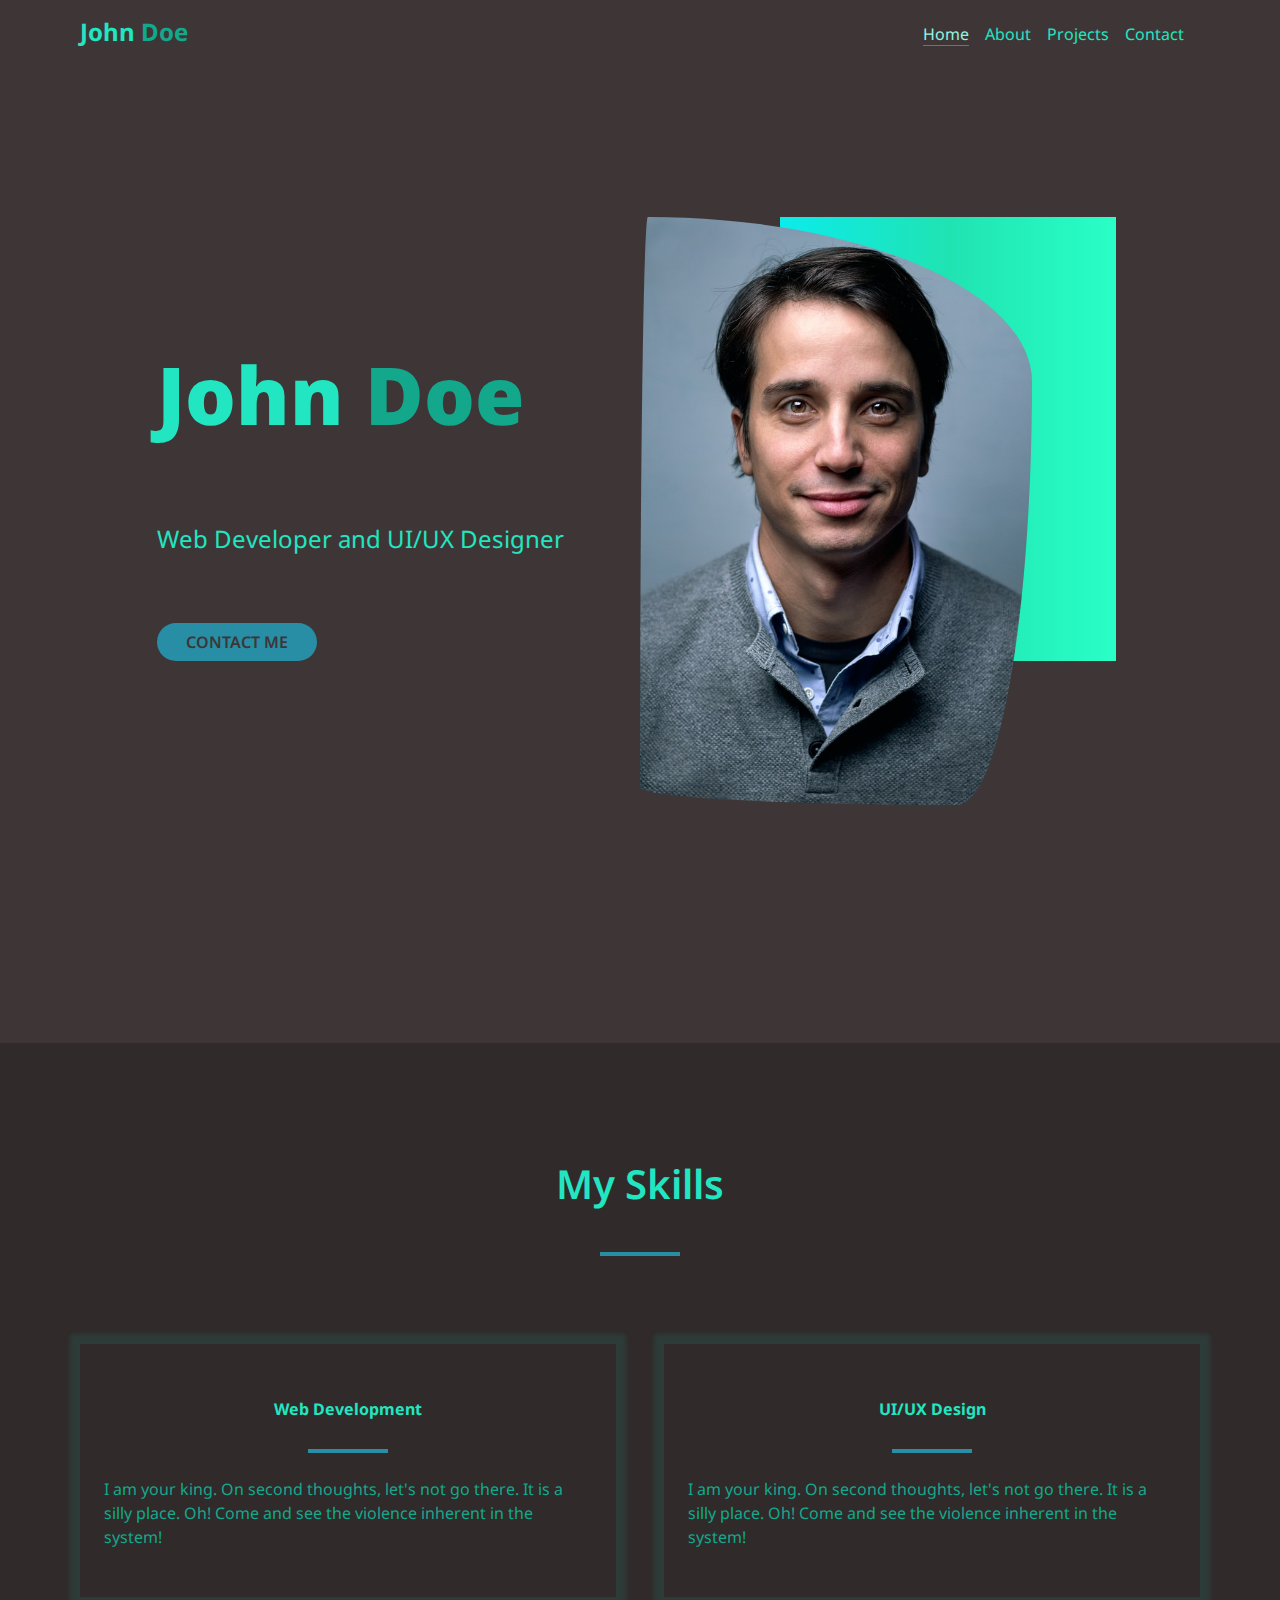
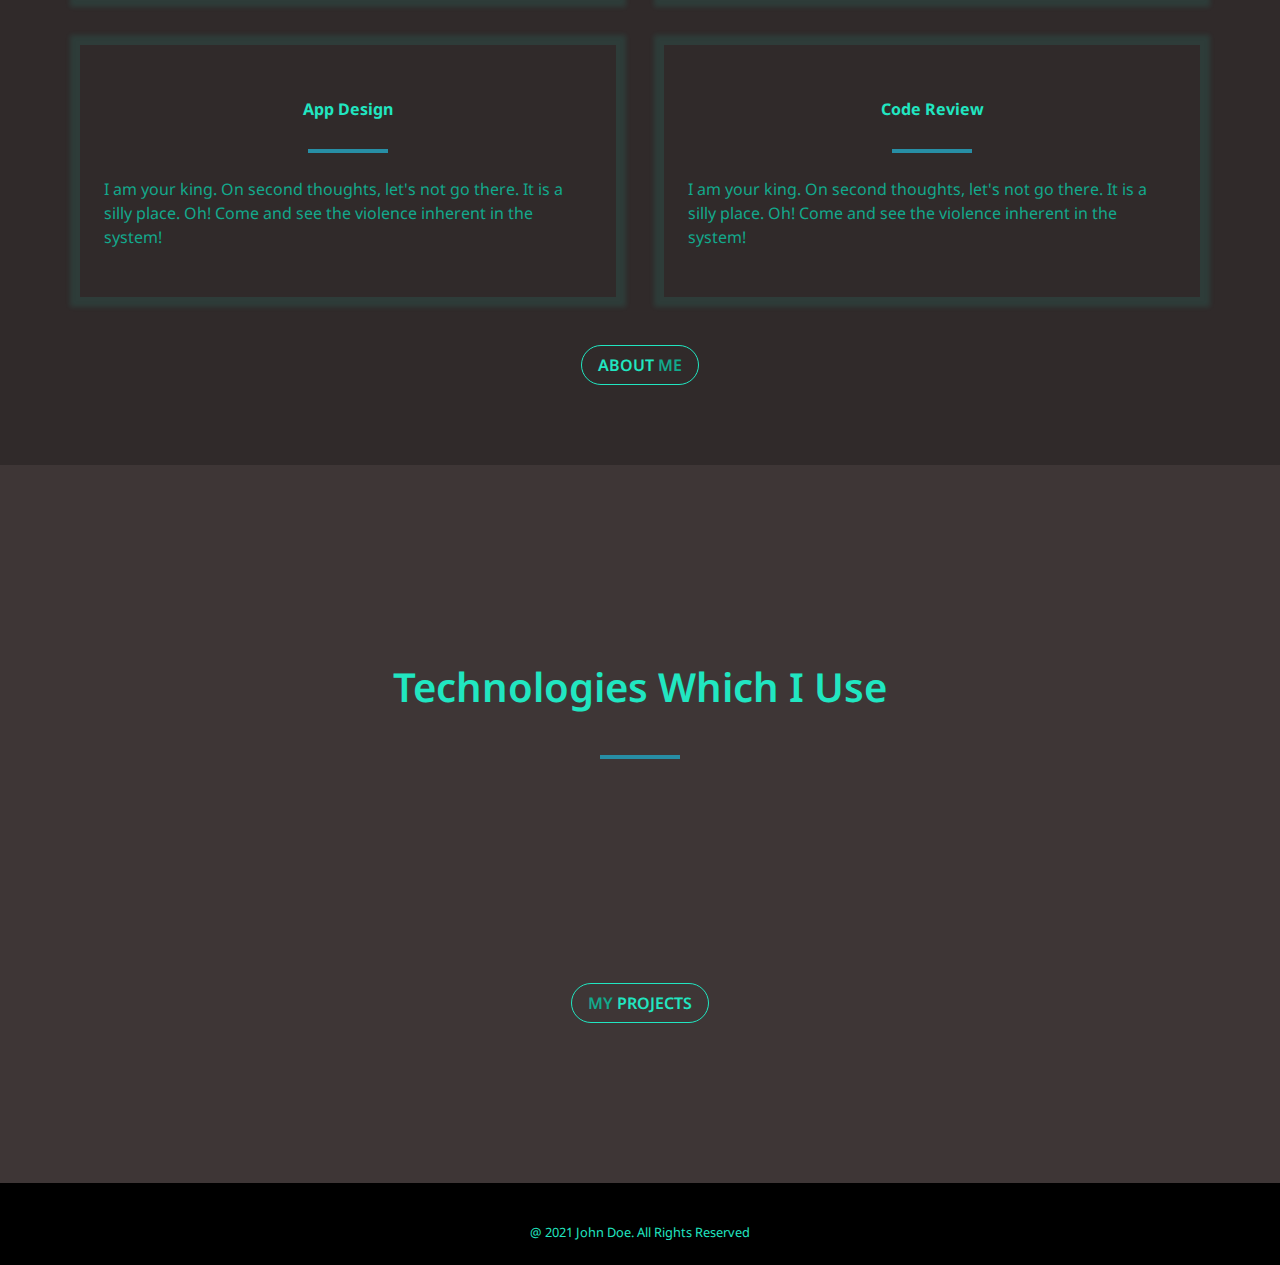
<file: index.html>
<!DOCTYPE html>
<html lang="en">
<head>
    <meta charset="UTF-8">
    <meta name="description" content="">
    <meta name="keywords" content="">
    <meta http-equiv="X-UA-Compatible" content="IE=edge">
    <meta name="viewport" content="width=device-width, initial-scale=1.0">
    <title>John Doe || Home</title>
    <link rel="stylesheet" href="https://cdnjs.cloudflare.com/ajax/libs/font-awesome/5.15.3/css/all.min.css" integrity="sha512-iBBXm8fW90+nuLcSKlbmrPcLa0OT92xO1BIsZ+ywDWZCvqsWgccV3gFoRBv0z+8dLJgyAHIhR35VZc2oM/gI1w==" crossorigin="anonymous" />
    <link rel="stylesheet" href="css/main.css">
    <script src="js/index.js" defer></script>
</head>
<body>
<!-- Header -->
    <header class="flex">
        <div class="logo">John <span class="text-secondary">Doe</span></div>
        <div class="menu-btn">
            <i class="fas fa-align-right"></i>
        </div>
        <nav class="menu">
            <ul class="menu-nav">
                <li class="nav-item current">
                    <a href="#" class="nav-link">Home</a>
                </li>
                <li class="nav-item">
                    <a href="about.html" class="nav-link">About</a>
                </li>
                <li class="nav-item">
                    <a href="projects.html" class="nav-link">Projects</a>
                </li>
                <li class="nav-item">
                    <a href="contact.html" class="nav-link">Contact</a>
                </li>
            </ul>
        </nav>
    </header>
<!-- Main -->
    <main class="main-container">
<!-- Welcome -->
        <section id="welcome-section" class="grid">
            <div class="heading-wrapper">
                <h1 class="lg-heading">John  <span class="text-secondary">Doe</span></h1>
                <h2 class="sm-heading">
                Web Developer and UI/UX Designer
                </h2>
            
            <a href="contact.html" class="btn btn-primary">Contact me</a>
            </div>
            <div class="img-wrapper">
                <img src="/assets/portrait.jpg" class="portrait"></img>
                <div class="portrait-bg"></div>
            </div>
        </section>
<!-- Skills -->
        <section id="skills-section" class="flex flex-center flex-column">
            <div class="heading-wrapper flex-center">
                <h2 class="md-heading">My Skills</h2>
                <div class="underline"></div>
            </div>
            <div class="card-container grid">
                <div class="card flex flex-column flex-center">
                    <i class="fas fa-code fa-2x"></i>
                    <h4>Web Development</h4>
                    <span class="underline"></span>
                    <p class="text-secondary">
                        I am your king. On second thoughts, let's not go there. 
                        It is a silly place. Oh! Come and see the violence inherent 
                        in the system!
                    </p>
                </div>
                <div class="card flex flex-center flex-column">
                    <i class="fas fa-pencil-ruler fa-2x"></i>
                    <h4>UI/UX Design</h4>
                    <span class="underline"></span>
                    <p class="text-secondary">
                        I am your king. On second thoughts, let's not go there. 
                        It is a silly place. Oh! Come and see the violence inherent 
                        in the system!
                    </p>
                </div>
                <div class="card flex flex-center flex-column">
                    <i class="fas fa-laptop-code fa-2x"></i>
                    <h4>App Design</h4>
                    <span class="underline"></span>
                    <p class="text-secondary">
                        I am your king. On second thoughts, let's not go there. 
                        It is a silly place. Oh! Come and see the violence inherent 
                        in the system!
                    </p>
                </div>
                <div class="card flex flex-center flex-column">
                    <i class="fas fa-bug fa-2x"></i>
                    <h4>Code Review</h4>
                    <span class="underline"></span>
                    <p class="text-secondary">
                        I am your king. On second thoughts, let's not go there. 
                        It is a silly place. Oh! Come and see the violence inherent 
                        in the system!
                    </p>
                </div>
            </div>
            <a href="about.html" class="btn btn-outline">About <span class="text-secondary">Me</span></a>
        </section> 
        <section id="technologies-section" class=" flex flex-center flex-column">
            <div class="heading-wrapper flex-center">
                <h2 class="md-heading">Technologies Which I Use</h2>
                <div class="underline"></div>
            </div>
            <div class="card-container grid">
                <div class="card tech"><i class="fab fa-html5"></i></div>
                <div class="card tech"><i class="fab fa-css3-alt"></i></div>
                <div class="card tech"><i class="fab fa-js-square"></i></div>
                <div class="card tech"><i class="fab fa-node"></i></div>
                <div class="card tech"><i class="fab fa-bootstrap"></i></div>
                <div class="card tech"><i class="fab fa-vuejs"></i></div>
                <div class="card tech"><i class="fab fa-figma"></i></div>
                <div class="card tech"><i class="fab fa-git-alt"></i></div>
                <div class="card tech"><i class="fab fa-react"></i></div>
                <div class="card tech"><i class="fab fa-sass"></i></div>
            </div>
            <a href="projects.html" class="btn btn-outline"><span class="text-secondary">My</span> Projects</a>
        </section> 
    </main>
    <footer class="flex flex-center flex-column">
        <div class="icons flex">
            <a href="#">
                <i class="fab fa-twitter fa-2x"></i>
            </a>
            <a href="#">
                <i class="fab fa-linkedin fa-2x"></i>
            </a>
            <a href="#">
                <i class="fab fa-facebook fa-2x"></i>
            </a>
            <a href="#">
                <i class="fab fa-instagram fa-2x"></i>
            </a>
            <a href="#">
                <i class="fab fa-blogger fa-2x"></i>
            </a>
        </div>
        <div class="footer-text">
            @ 2021 John Doe. All Rights Reserved 
        </div>
    </footer>
</body>
</html>
</file>
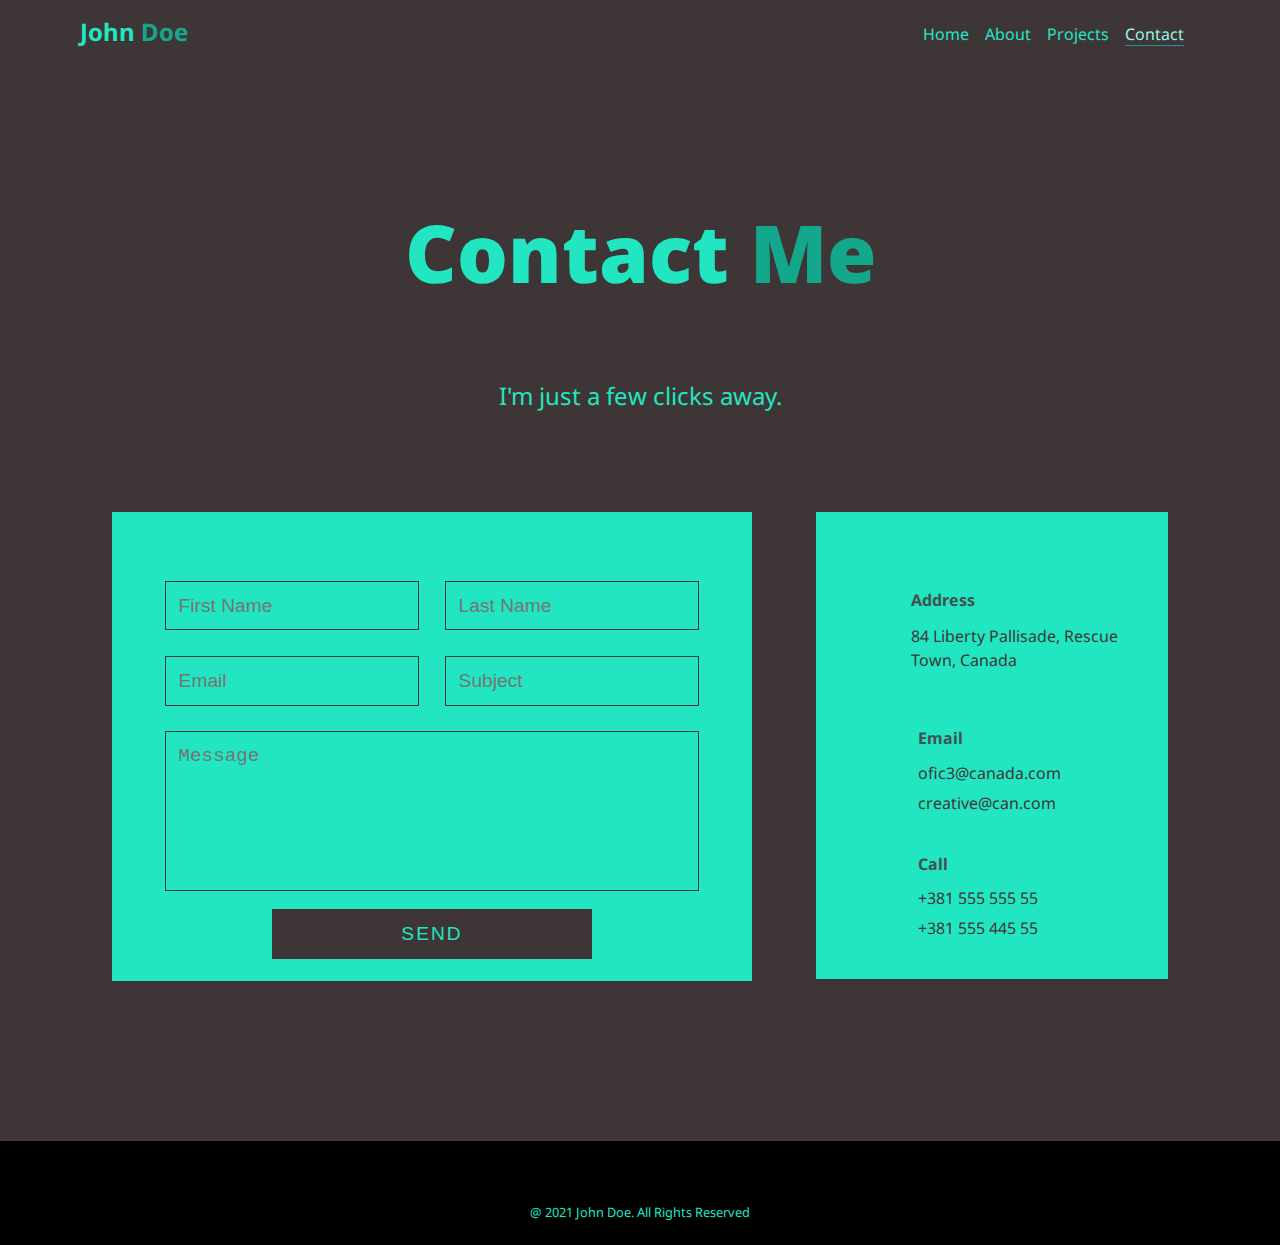
<file: contact.html>
<!DOCTYPE html>
<html lang="en">
<head>
    <meta charset="UTF-8">
    <meta name="description" content="">
    <meta name="keywords" content="">
    <meta http-equiv="X-UA-Compatible" content="IE=edge">
    <meta name="viewport" content="width=device-width, initial-scale=1.0">
    <title>John Doe || Contact Me</title>
    <link rel="stylesheet" href="https://cdnjs.cloudflare.com/ajax/libs/font-awesome/5.15.3/css/all.min.css" integrity="sha512-iBBXm8fW90+nuLcSKlbmrPcLa0OT92xO1BIsZ+ywDWZCvqsWgccV3gFoRBv0z+8dLJgyAHIhR35VZc2oM/gI1w==" crossorigin="anonymous" />
    <link rel="stylesheet" href="css/main.css">
    <script src="js/main.js" defer></script>
</head>
<body>
    <header>
        <div class="logo">John <span class="text-secondary">Doe</span></div>
        <div class="menu-btn">
            <i class="fas fa-align-right"></i>
        </div>
        <nav class="menu">
            <ul class="menu-nav">
                <li class="nav-item">
                    <a href="index.html" class="nav-link">Home</a>
                </li>
                <li class="nav-item">
                    <a href="about.html" class="nav-link">About</a>
                </li>
                <li class="nav-item">
                    <a href="projects.html" class="nav-link">Projects</a>
                </li>
                <li class="nav-item current">
                    <a href="#" class="nav-link">Contact</a>
                </li>
            </ul>
        </nav>
    </header>
    <main class="main-container">
        <section id="contact-section">
            <div class="heading-wrapper flex flex-center flex-column">
                <h1 class="lg-heading">Contact  <span class="text-secondary">Me</span></h1>
                <h2 class="sm-heading">
                    I'm just a few clicks away.
                </h2>
            </div>
                <div class="contact-wrapper">
                    <div class="contact-form">
                        <form>
                            <div class="row">
                                <div class="input50">
                                    <input type="text" placeholder="First Name">
                                </div>
                                <div class="input50">
                                    <input type="text" placeholder="Last Name">
                                </div>
                            </div>
                            <div class="row">
                                <div class="input50">
                                    <input type="text" placeholder="Email">
                                </div>
                                <div class="input50">
                                    <input type="text" placeholder="Subject">
                                </div>
                            </div>
                            <div class="row">
                                <div class="input100">
                                    <textarea placeholder="Message"></textarea>    
                                </div>
                            </div>
                            <div class="row">
                                <div class="input100 flex flex-center">
                                    <input type="submit" value="SEND">
                                </div>
                            </div>
                        </form>
                    </div>
                    <div class="contact-info">
                        <div class="info-box">
                            <div class="contact-icon">
                                <i class="fas fa-map-marker-alt"></i>
                            </div>
                            <div class="details">
                                <h4>Address</h4>
                            <p>
                                84 Liberty Pallisade, Rescue Town, Canada
                            </p>
                            </div>
                        </div>
                        <div class="info-box">
                            <div class="contact-icon">
                                <i class="fas fa-at"></i>
                            </div>
                            <div class="details">
                                <h4>Email</h4>
                           <a href="mailto:jechy.any@gmail.com">ofic3@canada.com</a>
                           <a href="mailto:jechy.any@gmail.com">creative@can.com</a>
                            </div>
                        </div>
                        <div class="info-box">
                            <div class="contact-icon">
                                <i class="fas fa-phone-volume"></i>
                            </div>
                            <div class="details">
                                <h4>Call</h4>
                           <a href="tel:+38155555555">+381 555 555 55</a>
                           <a href="tel:+38155544555">+381 555 445 55</a>
                            </div>
                        </div>
                    </div>
                </div>
        </section>
    </main>
    <footer class="flex flex-center flex-column">
        <div class="icons">
            <a href="#">
                <i class="fab fa-twitter fa-2x"></i>
            </a>
            <a href="#">
                <i class="fab fa-linkedin fa-2x"></i>
            </a>
            <a href="#">
                <i class="fab fa-facebook fa-2x"></i>
            </a>
            <a href="#">
                <i class="fab fa-instagram fa-2x"></i>
            </a>
            <a href="#">
                <i class="fab fa-blogger fa-2x"></i>
            </a>
        </div>
        <div class="footer-text">
            @ 2021 John Doe. All Rights Reserved 
        </div>
    </footer>
</body>
</html>
</file>
<file: css/main.css>
/* *** Layout *** */
@import url("https://fonts.googleapis.com/css2?family=Noto+Sans:wght@400;700&family=Roboto:wght@300;400;500;700;900&display=swap");
.flex {
  display: flex;
}

.flex-column {
  flex-direction: column;
}

.flex-center {
  align-items: center;
  justify-content: center;
}

.grid {
  display: grid;
}

/* *** Text Size *** */
.lg-heading {
  font-weight: 900;
  font-size: 5rem;
}

.md-heading {
  font-weight: 600;
  font-size: 2.5rem;
}

.sm-heading {
  font-weight: 400;
  font-size: 1.5rem;
}

.text-secondary {
  color: #13a88c;
}

/* *** Button *** */
.btn {
  margin-top: 3rem;
  padding: .5rem 1rem;
  font-weight: 600;
  text-align: center;
  text-transform: uppercase;
  font-size: 1rem;
  border: 0;
  border-radius: 1.5rem;
  transition: all .5s ease-in;
}

.btn:hover {
  transform: scale(1.02);
}

.btn:active {
  transform: scale(0.98);
}

.btn-primary {
  color: #3e3636;
  background: #278ea5;
}

.btn-primary:visited {
  color: #3e3636;
}

.btn-outline {
  color: #21e6c1;
  border: 1px solid #21e6c1;
  background: transparent;
}

.btn-outline:visited {
  color: #21e6c1;
}

/* *** Containers *** */
.underline {
  width: 5rem;
  height: .25rem;
  margin: .5rem auto;
  background-color: #278ea5;
}

.heading-wrapper {
  margin-bottom: 5rem;
  padding: 0 1rem;
  display: flex;
  flex-direction: column;
}

.heading-wrapper .btn {
  max-width: 10rem;
}

.card {
  padding: 2rem 1.5rem;
  max-width: 80vw;
  box-shadow: 0 0 5px 10px rgba(33, 230, 193, 0.1);
}

section {
  margin-bottom: 5rem;
  padding: 5rem;
}

@media (max-width: 768px) {
  section {
    padding: 1rem;
  }
}

header {
  width: 100%;
  margin: 0 auto;
  padding: 0 5rem;
  display: flex;
  align-items: center;
  justify-content: space-between;
}

header .logo {
  position: relative;
  font-weight: 700;
  font-size: 1.5rem;
  z-index: 9;
}

header .menu-btn {
  display: none;
}

header .menu-nav {
  display: flex;
}

header .menu-nav .nav-item {
  margin-right: 1rem;
  font-size: 1.4rem;
}

header .menu-nav .nav-item.current a.nav-link {
  color: #94f3e1;
  border-bottom: 1px solid #278ea5;
}

header .menu-nav .nav-item:nth-last-of-type() {
  margin-right: 0;
}

header.fixed-header {
  position: fixed;
  background-color: rgba(62, 54, 54, 0.9);
  border-bottom: 1px solid #21e6c1;
  z-index: 5;
}

@media (max-width: 768px) {
  header header {
    width: 100%;
    margin: 0;
    padding: 1rem;
  }
  header header .menu-btn {
    display: block;
    font-size: 1.5rem;
    z-index: 10;
  }
  header header .menu {
    position: fixed;
    width: 100%;
    height: 10%;
    top: 0;
    left: 0;
    background-color: rgba(62, 54, 54, 0.9);
    z-index: 9;
    transform: translateY(-300%);
    transition: all .5s ease-in;
  }
  header header .menu .menu-nav {
    position: relative;
    display: flex;
    justify-content: center;
    z-index: 5;
  }
  header header .menu.open {
    transform: translateY(90%);
  }
}

/* *** Base styles *** */
*,
*::before,
*::after {
  box-sizing: border-box;
}

html {
  scroll-behavior: smooth;
}

body {
  margin: 0;
  padding: 0;
  font-family: 'Noto Sans', sans-serif;
  color: #21e6c1;
  background-color: #3e3636;
}

ul {
  list-style-type: none;
}

a {
  font-size: 1rem;
  text-decoration: none;
  color: #21e6c1;
}

a:visited {
  color: #21e6c1;
}

p {
  max-width: 40rem;
  line-height: 1.5;
}

img {
  max-width: 100%;
  height: auto;
}

/* *** Welcome *** */
#welcome-section {
  height: 100vh;
  grid-template-columns: repeat(2, 1fr);
  align-items: center;
  justify-items: center;
}

#welcome-section .img-wrapper {
  position: relative;
}

#welcome-section .img-wrapper .portrait {
  width: 70%;
  height: auto;
  border-radius: 2% 98% 19% 81% / 97% 28% 72% 3%;
}

#welcome-section .img-wrapper .portrait-bg {
  position: absolute;
  top: 0;
  right: 15%;
  width: 60%;
  height: 75%;
  background-image: linear-gradient(to right, #0cebeb, #20e3b2, #29ffc6);
  border-radius: 0% 100% 0% 100% / 100% 0% 100% 0%;
  transition: all 1s ease-in-out;
  animation: morph 8s ease-in-out infinite, move 12s ease-in-out infinite;
  z-index: -1;
}

/* *** Skills *** */
#skills-section {
  background-color: #302a2a;
}

#skills-section .card-container {
  grid-template-columns: repeat(2, 1fr);
  gap: 3rem;
}

#skills-section .card-container .card {
  transition: all .5s ease-in;
}

#skills-section .card-container .card:hover, #skills-section .card-container .card:active {
  transform: translateY(-10px);
  box-shadow: 5px 5px 10px 15px rgba(33, 230, 193, 0.1);
}

/* *** Technologies *** */
#technologies-section .card-container {
  max-width: 80vw;
  grid-template-columns: repeat(auto-fill, minmax(120px, 1fr));
  justify-items: center;
  gap: 1.5rem;
}

#technologies-section .card-container .card {
  font-size: 2.5rem;
  padding: 1rem;
  box-shadow: none;
  color: #3e3636;
  transform-origin: center;
  transition: all .5s ease-in;
}

#technologies-section .card-container .card i {
  font-size: 5rem;
}

#technologies-section .card-container .card:nth-of-type(1) i {
  color: #E34F26;
}

#technologies-section .card-container .card:nth-of-type(2) i {
  color: #2965F1;
}

#technologies-section .card-container .card:nth-of-type(3) i {
  color: #F0DB4f;
}

#technologies-section .card-container .card:nth-of-type(4) i {
  color: #68A063;
}

#technologies-section .card-container .card:nth-of-type(5) i {
  color: #553C7B;
}

#technologies-section .card-container .card:nth-of-type(6) i {
  color: #41B883;
}

#technologies-section .card-container .card:nth-of-type(7) i {
  background: linear-gradient(280deg, #ff0000, #ff0092, #553C7B, #2965F1, #41B883);
  background: -webkit-linear-gradient(280deg, #ff0000, #ff0092, #553C7B, #2965F1, #41B883);
  background-clip: text;
  -webkit-background-clip: text;
  -webkit-text-fill-color: transparent;
}

#technologies-section .card-container .card:nth-of-type(8) i {
  color: #F1502F;
}

#technologies-section .card-container .card:nth-of-type(9) i {
  color: #61DBFB;
}

#technologies-section .card-container .card:nth-of-type(10) i {
  color: #CC6699;
}

/* *** About *** */
#about-section {
  width: 100%;
  background-image: linear-gradient(to right, #0cebeb, #20e3b2, #29ffc6);
}

#about-section h3.md-heading {
  color: #40514e;
}

#about-section p.text-secondary {
  color: #3e3636;
}

#about-section .about-wrapper {
  grid-template-columns: repeat(2, 1fr);
  justify-items: center;
}

#about-section .about-wrapper .text-wrapper {
  max-width: 80%;
}

#about-section .about-wrapper:first-of-type img {
  width: 100%;
  height: 100%;
  object-fit: cover;
}

/* *** Experience *** */
#experience-section .experience-wrapper {
  width: 80vw;
  max-width: 40rem;
  margin: 0 auto;
}

#experience-section .experience-wrapper .experience-item {
  position: relative;
  margin: 0;
  padding: 4rem 2rem;
  border-top: 2px dashed #21e6c1;
}

#experience-section .experience-wrapper .experience-item span {
  position: absolute;
  top: 50%;
  width: 2rem;
  height: 2rem;
  color: #3e3636;
  border-radius: 50%;
  background-color: #21e6c1;
  display: grid;
  place-items: center;
  transform: translateY(-50%);
}

#experience-section .experience-wrapper .experience-item:nth-of-type(odd) {
  margin-right: 2rem;
  padding-right: 0;
  border-left: 2px dashed #21e6c1;
  border-radius: 2rem 0 0 2rem;
}

#experience-section .experience-wrapper .experience-item:nth-of-type(odd) span {
  left: -1rem;
}

#experience-section .experience-wrapper .experience-item:nth-of-type(even) {
  margin-left: 2rem;
  padding-left: 0;
  border-right: 2px dashed #21e6c1;
  border-radius: 0 2rem 2rem 0;
}

#experience-section .experience-wrapper .experience-item:nth-of-type(even) span {
  right: -1rem;
}

#experience-section .experience-wrapper .experience-item:first-of-type {
  border-radius: 0 0 0 2rem;
  border-left: 2px dashed #21e6c1;
  border-top: 0;
}

#experience-section .experience-wrapper .experience-item:first-of-type::before {
  content: '\f43c';
  position: absolute;
  top: -1.85rem;
  left: -1rem;
  font-family: 'Font Awesome 5 Free';
  font-weight: 900;
  font-size: 2rem;
  color: #21e6c1;
}

#experience-section .experience-wrapper .experience-item:last-of-type {
  border-radius: 0 2rem 0 0;
}

#experience-section .experience-wrapper .experience-item:last-of-type::after {
  content: '\f11e';
  position: absolute;
  bottom: -1.7rem;
  right: -1.85rem;
  font-family: 'Font Awesome 5 Free';
  font-weight: 900;
  font-size: 2rem;
  color: #21e6c1;
}

/* *** Projects *** */
#projects-section .projects-wrapper {
  margin: 0 auto;
  width: 80%;
  display: grid;
  grid-template-columns: repeat(8, 1fr);
  grid-template-rows: repeat(8, 5vw);
  gap: 1rem;
  grid-template-areas: 'a a b b c c c c' 'a a b b c c c c' 'd d d d c c c c' 'd d d d c c c c' 'd d d d c c c c' 'e e e e f f f f' 'e e e e f f f f' 'e e e e f f f f';
}

#projects-section .project:nth-of-type(1) {
  grid-area: a;
}

#projects-section .project:nth-of-type(2) {
  grid-area: b;
}

#projects-section .project:nth-of-type(3) {
  grid-area: c;
}

#projects-section .project:nth-of-type(4) {
  grid-area: d;
}

#projects-section .project:nth-of-type(5) {
  grid-area: e;
}

#projects-section .project:nth-of-type(6) {
  grid-area: f;
}

#projects-section .project {
  position: relative;
  overflow: hidden;
}

#projects-section .project .img-wrapper img {
  width: 100%;
  height: 100%;
  object-fit: cover;
  transition: all .5s ease-in;
}

#projects-section .project .project-info {
  overflow: hidden;
  position: absolute;
  top: 0;
  left: 0;
  width: 70%;
  height: 100%;
  background: #4febce;
  transform-origin: left;
  transform: perspective(2000px) rotateY(-90deg);
  transition: all .5s ease-in;
}

#projects-section .project .project-info div {
  background-color: #21e6c1;
  padding: 1rem;
}

#projects-section .project .project-info h4 {
  margin: 0;
  font-size: 1.2rem;
  color: #3e3636;
}

#projects-section .project .project-info p {
  font-size: 1rem;
  color: #40514e;
}

#projects-section .project .project-info ul {
  padding: 0;
  display: flex;
  gap: 1rem;
}

#projects-section .project .project-info ul li a {
  font-size: 1rem;
  color: #3e3636;
}

#projects-section .project .project-info ul li:hover a {
  color: #070707;
}

#projects-section .project:hover .img-wrapper, #projects-section .project:active .img-wrapper {
  overflow: hidden;
}

#projects-section .project:hover .img-wrapper img, #projects-section .project:active .img-wrapper img {
  opacity: .5;
  transform: translateX(30%);
}

#projects-section .project:hover .project-info, #projects-section .project:active .project-info {
  transform: perspective(2000px) rotateY(0deg);
  z-index: 5;
}

/* *** Companies *** */
#companies .companies-wrapper {
  width: 100%;
  margin: 0 auto;
  padding: 5rem;
  overflow: hidden;
}

#companies .companies-wrapper .companies-slide {
  position: relative;
  z-index: 1;
  animation: slide 50s linear infinite;
  transform: translateX(100%);
}

#companies .companies-wrapper .companies-slide .company {
  margin-left: 2rem;
}

#companies .companies-wrapper .companies-slide .company i {
  font-size: 8rem;
}

#companies .companies-wrapper .companies-slide .company:nth-of-type(1) {
  color: #FF5A60;
}

#companies .companies-wrapper .companies-slide .company:nth-of-type(2) {
  color: #0052cc;
}

#companies .companies-wrapper .companies-slide .company:nth-of-type(3) {
  color: #F48120;
}

#companies .companies-wrapper .companies-slide .company:nth-of-type(4) {
  color: #169BD7;
}

#companies .companies-wrapper .companies-slide .company:nth-of-type(5) {
  background: linear-gradient(45deg, #ff0000, #ffed00, #ff0092, #c2ff00, #00c7f2, #c1f1fc);
  background: -webkit-linear-gradient(45deg, #ff0000, #ffed00, #ff0092, #c2ff00, #00c7f2, #c1f1fc);
  background-clip: text;
  -webkit-background-clip: text;
  -webkit-text-fill-color: transparent;
}

#companies .companies-wrapper .companies-slide .company:nth-of-type(6) {
  color: #00af87;
}

#companies .companies-wrapper .companies-slide .company:nth-of-type(7) {
  color: #ccd82e;
}

#companies .companies-wrapper .companies-slide .company:nth-of-type(8) {
  color: #22d1ee;
}

#companies .companies-wrapper .companies-slide .company:nth-of-type(9) {
  color: #553b08;
}

#companies .companies-wrapper .companies-slide .company:nth-of-type(10) {
  color: #ff1f5a;
}

#companies .companies-wrapper .companies-slide .company:nth-of-type(11) {
  color: black;
}

#companies .companies-wrapper .companies-slide .company:nth-of-type(12) {
  color: #ff5959;
}

#companies .companies-wrapper .companies-slide:nth-of-type(2) {
  z-index: 0;
  transform: translateX(50%);
}

/* *** Contact *** */
#contact-section .contact-wrapper {
  position: relative;
  width: 100%;
  margin-top: 3rem;
  display: flex;
  justify-content: space-between;
  align-items: flex-start;
}

#contact-section .contact-wrapper .contact-form {
  position: relative;
  width: calc(100% - 25rem);
  max-width: 50vw;
  margin: 0 auto;
  padding: 3.5rem 2.5rem 1.4rem;
  background: #21e6c1;
}

#contact-section .contact-wrapper .contact-form form {
  width: 100%;
}

#contact-section .contact-wrapper .contact-form form .row {
  width: 100%;
  display: flex;
}

#contact-section .contact-wrapper .contact-form form .row .input50 {
  width: 50%;
  margin: 0 .8rem;
}

#contact-section .contact-wrapper .contact-form form .row .input100 {
  width: 100%;
  margin: 0 .8rem;
}

#contact-section .contact-wrapper .contact-form form .row input, #contact-section .contact-wrapper .contact-form form .row textarea {
  position: relative;
  width: 100%;
  margin: .8rem 0;
  padding: .8rem;
  color: #40514e;
  font-size: 1.2rem;
  font-weight: 300;
  outline: none;
  border: 1px solid #3e3636;
  background: transparent;
  resize: none;
}

#contact-section .contact-wrapper .contact-form form .row textarea {
  height: 10rem;
}

#contact-section .contact-wrapper .contact-form form .row input[type='submit'] {
  max-width: 20rem;
  margin: 0 auto;
  color: #21e6c1;
  text-transform: uppercase;
  letter-spacing: 2px;
  font-weight: 300;
  cursor: pointer;
  background-color: #3e3636;
}

#contact-section .contact-wrapper .contact-form form .row:nth-last-of-type() {
  flex-direction: column;
}

#contact-section .contact-wrapper .contact-info {
  width: 22rem;
  margin: 0 auto;
  padding: 3.5rem 2.5rem 1.4rem;
  background: #21e6c1;
}

#contact-section .contact-wrapper .contact-info .info-box {
  display: flex;
  align-items: flex-start;
  margin-bottom: 1.1rem;
}

#contact-section .contact-wrapper .contact-info .info-box .contact-icon {
  width: 1.4rem;
  margin-right: 2.5rem;
  color: #3e3636;
  align-self: center;
}

#contact-section .contact-wrapper .contact-info .info-box .contact-icon i {
  font-size: 1.5rem;
}

#contact-section .contact-wrapper .contact-info .info-box .details h4 {
  color: #40514e;
  margin-bottom: .8rem;
}

#contact-section .contact-wrapper .contact-info .info-box .details p, #contact-section .contact-wrapper .contact-info .info-box .details a {
  margin-top: .5rem;
  display: block;
  text-decoration: none;
  color: #3e3636;
}

footer {
  padding: 1.5rem;
  background-color: black;
}

footer .icons {
  margin-bottom: 1rem;
}

footer .icons a {
  color: #21e6c1;
  margin-left: 1rem;
}

footer .icons a i {
  transition: all .5s ease-in;
}

footer .icons a:hover i, footer .icons a:active i {
  transform: translateY(-5px);
}

footer .icons a:first-of-type {
  margin-left: 0;
}

footer .footer-text {
  font-size: .8rem;
}

/* *** Animation *** */
@keyframes morph {
  0% {
    border-radius: 28% 72% 15% 85% / 90% 22% 78% 10%;
    background-image: linear-gradient(45deg, var(#88D5BF) 0%, var(#5D6BF8) 100%);
  }
  50% {
    border-radius: 30% 60% 70% 40% / 50% 60% 30% 60%;
    background-image: linear-gradient(45deg, var(#e27fcb) 0%, var(#5D6BF8) 100%);
  }
  100% {
    border-radius: 28% 72% 15% 85% / 90% 22% 78% 10%;
    background-image: linear-gradient(45deg, var(#88D5BF) 0%, var(#5D6BF8) 100%);
  }
}

@keyframes move {
  0% {
    transform: translate(0, 0);
  }
  20% {
    transform: translate(12px, 15px);
  }
  70% {
    transform: translate(-30px, -5px);
  }
  100% {
    transform: translate(0, 0);
  }
}

@keyframes slide {
  from {
    transform: translateX(50%);
  }
  to {
    transform: translateX(-50%);
  }
}

@keyframes jumpy {
  from {
    transform: rotateZ(0) scale(1);
  }
  to {
    transform: rotateZ(360deg) scale(1.05);
  }
}

/* *** XL Screens *** */
@media (max-width: 1775px) {
  #project-section .project-wrapper .project .project-info p {
    align-self: center;
    display: none;
  }
}

/* *** Desktop *** */
@media (max-width: 1100px) {
  #about-section .about-wrapper {
    grid-template-columns: 1fr;
  }
  #about-section .about-wrapper .text-wrapper {
    max-width: 100%;
  }
  #about-section .about-wrapper:nth-of-type(2) .img-wrapper {
    order: 4;
  }
}

@media (max-width: 1075px) {
  #projects-section .projects-wrapper {
    width: 100%;
    grid-template-rows: repeat(8, 5vw);
    grid-template-areas: 'a a a a b b b b' 'a a a a b b b b' 'd d d d c c c c' 'd d d d c c c c' 'd d d d c c c c' 'e e e e c c c c' 'e e e e f f f f' 'e e e e f f f f';
  }
}

@media (max-width: 1068px) {
  #contact-section .contact-wrapper {
    flex-direction: column;
  }
  #contact-section .contact-wrapper .contact-form {
    width: 100%;
    max-width: 90%;
    padding: 2rem 2rem 1.4rem;
  }
  #contact-section .contact-wrapper .contact-form form .row {
    flex-direction: column;
  }
  #contact-section .contact-wrapper .contact-form form .row .input50,
  #contact-section .contact-wrapper .contact-form form .row .input100 {
    width: 100%;
    margin: 0;
  }
  #contact-section .contact-wrapper .contact-info {
    width: 100%;
    max-width: 90%;
    margin-top: 1.5rem;
    padding: 2rem 2rem 1.4rem;
  }
}

/* *** Laptop *** */
@media (max-width: 968px) {
  #welcome-section {
    grid-template-columns: 1fr;
  }
  #welcome-section .img-wrapper {
    display: flex;
    align-items: center;
    justify-content: center;
  }
  #welcome-section .img-wrapper .portrait,
  #welcome-section .img-wrapper .portrait-bg {
    width: 30%;
  }
  #welcome-section a {
    align-self: center;
  }
}

/* *** Tablets *** */
@media (max-width: 768px) {
  header {
    width: 100%;
    margin: 0;
    padding: 1rem;
  }
  header .menu-btn {
    display: block;
    font-size: 1.5rem;
    z-index: 10;
  }
  header .menu {
    position: fixed;
    width: 100%;
    height: 10%;
    top: 0;
    left: 0;
    background-color: rgba(62, 54, 54, 0.9);
    z-index: 9;
    transform: translateY(-300%);
    transition: all .5s ease-in;
  }
  header .menu .menu-nav {
    position: relative;
    display: flex;
    justify-content: center;
    z-index: 5;
  }
  header .menu.open {
    transform: translateY(90%);
  }
  #projects-section .projects-wrapper {
    grid-template-columns: 1fr;
    grid-template-rows: repeat(6, 25vh);
    grid-template-areas: 'a' 'b' 'c' 'd' 'e' 'f';
  }
  #companies .company-main-wrapper .companies-wrapper .companies-slide .company i {
    font-size: 5rem;
  }
}

@media (max-width: 720px) {
  #skills-section .card-container {
    grid-template-columns: 1fr;
  }
}

/* *** Mobile *** */
@media (max-width: 500px) {
  #welcome-section .img-wrapper {
    display: none;
  }
  #contact-section .contact-wrapper .contact-form,
  #contact-section .contact-wrapper .contact-info {
    max-width: 100%;
  }
}
</file>
